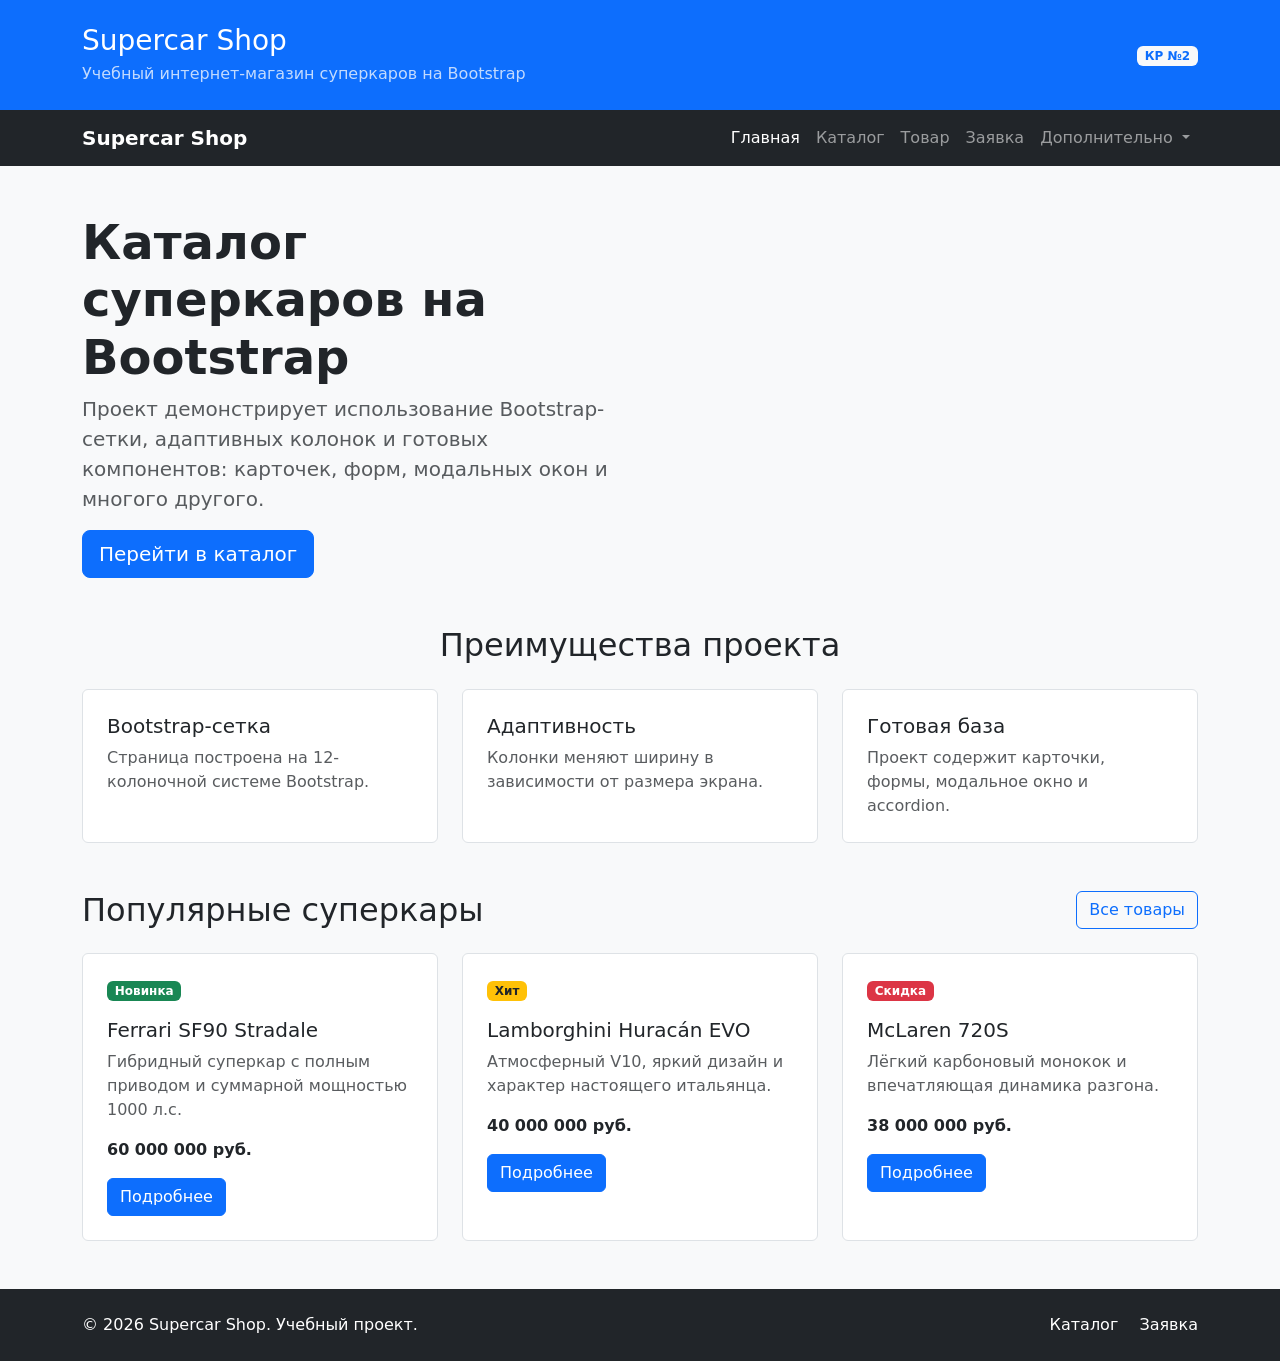
<file: index.html>
<!DOCTYPE html>
<html lang="ru">
<head>
  <meta charset="UTF-8">
  <meta name="viewport" content="width=device-width, initial-scale=1.0">
  <title>Главная — Supercar Shop</title>

  <link
    href="https://cdn.jsdelivr.net/npm/bootstrap@5.3.8/dist/css/bootstrap.min.css"
    rel="stylesheet"
  >
  <link rel="stylesheet" href="css/custom.css">
</head>
<body class="bg-light">
  <header class="bg-primary text-white py-4">
    <div class="container">
      <div class="row align-items-center">
        <div class="col-12 col-md-8">
          <h1 class="h3 mb-1">Supercar Shop</h1>
          <p class="mb-0 opacity-75">Учебный интернет-магазин суперкаров на Bootstrap</p>
        </div>

        <div class="col-12 col-md-4 text-md-end mt-3 mt-md-0">
          <span class="badge bg-light text-primary">КР №2</span>
        </div>
      </div>
    </div>
  </header>

  <nav class="navbar navbar-expand-lg navbar-dark bg-dark">
    <div class="container">
      <a class="navbar-brand fw-bold" href="index.html">Supercar Shop</a>

      <button
        class="navbar-toggler"
        type="button"
        data-bs-toggle="collapse"
        data-bs-target="#mainNavbar"
        aria-controls="mainNavbar"
        aria-expanded="false"
        aria-label="Переключить навигацию"
      >
        <span class="navbar-toggler-icon"></span>
      </button>

      <div class="collapse navbar-collapse" id="mainNavbar">
        <ul class="navbar-nav ms-auto">
          <li class="nav-item"><a class="nav-link active" aria-current="page" href="index.html">Главная</a></li>
          <li class="nav-item"><a class="nav-link" href="catalog.html">Каталог</a></li>
          <li class="nav-item"><a class="nav-link" href="product.html">Товар</a></li>
          <li class="nav-item"><a class="nav-link" href="order.html">Заявка</a></li>
          <li class="nav-item dropdown">
            <a
              class="nav-link dropdown-toggle"
              href="#"
              role="button"
              data-bs-toggle="dropdown"
              aria-expanded="false"
            >
              Дополнительно
            </a>
            <ul class="dropdown-menu dropdown-menu-end">
              <li><a class="dropdown-item" href="catalog.html">Все суперкары</a></li>
              <li><a class="dropdown-item" href="order.html">Оформить заявку</a></li>
              <li><a class="dropdown-item" href="index.html#popular">Популярное</a></li>
            </ul>
          </li>
        </ul>
      </div>
    </div>
  </nav>

  <main>
    <!-- Hero-блок -->
    <section class="container my-5">
      <div class="row align-items-center g-4">
        <div class="col-12 col-lg-6">
          <h2 class="display-5 fw-bold">Каталог суперкаров на Bootstrap</h2>
          <p class="lead text-muted">
            Проект демонстрирует использование Bootstrap-сетки, адаптивных колонок
            и готовых компонентов: карточек, форм, модальных окон и многого другого.
          </p>
          <a class="btn btn-primary btn-lg" href="catalog.html">Перейти в каталог</a>
        </div>
      </div>
    </section>

    <!-- Блок преимуществ -->
    <section class="container my-5">
      <h2 class="text-center mb-4">Преимущества проекта</h2>

      <div class="row g-4">
        <div class="col-12 col-md-4">
          <div class="p-4 border rounded h-100 bg-white">
            <h3 class="h5">Bootstrap-сетка</h3>
            <p class="mb-0 text-muted">Страница построена на 12-колоночной системе Bootstrap.</p>
          </div>
        </div>

        <div class="col-12 col-md-4">
          <div class="p-4 border rounded h-100 bg-white">
            <h3 class="h5">Адаптивность</h3>
            <p class="mb-0 text-muted">Колонки меняют ширину в зависимости от размера экрана.</p>
          </div>
        </div>

        <div class="col-12 col-md-4">
          <div class="p-4 border rounded h-100 bg-white">
            <h3 class="h5">Готовая база</h3>
            <p class="mb-0 text-muted">Проект содержит карточки, формы, модальное окно и accordion.</p>
          </div>
        </div>
      </div>
    </section>

    <!-- Популярные товары -->
    <section class="container my-5" id="popular">
      <div class="d-flex justify-content-between align-items-center mb-4">
        <h2 class="mb-0">Популярные суперкары</h2>
        <a class="btn btn-outline-primary" href="catalog.html">Все товары</a>
      </div>

      <div class="row g-4">
        <div class="col-12 col-md-6 col-lg-4">
          <div class="border rounded h-100 p-4 bg-white">
            <div class="mb-3"><span class="badge bg-success">Новинка</span></div>
            <h3 class="h5">Ferrari SF90 Stradale</h3>
            <p class="text-muted">Гибридный суперкар с полным приводом и суммарной мощностью 1000 л.с.</p>
            <p class="fw-bold mb-3">60 000 000 руб.</p>
            <a class="btn btn-primary" href="product.html?id=1">Подробнее</a>
          </div>
        </div>
        <div class="col-12 col-md-6 col-lg-4">
          <div class="border rounded h-100 p-4 bg-white">
            <div class="mb-3"><span class="badge bg-warning text-dark">Хит</span></div>
            <h3 class="h5">Lamborghini Huracán EVO</h3>
            <p class="text-muted">Атмосферный V10, яркий дизайн и характер настоящего итальянца.</p>
            <p class="fw-bold mb-3">40 000 000 руб.</p>
            <a class="btn btn-primary" href="product.html?id=2">Подробнее</a>
          </div>
        </div>
        <div class="col-12 col-md-6 col-lg-4">
          <div class="border rounded h-100 p-4 bg-white">
            <div class="mb-3"><span class="badge bg-danger">Скидка</span></div>
            <h3 class="h5">McLaren 720S</h3>
            <p class="text-muted">Лёгкий карбоновый монокок и впечатляющая динамика разгона.</p>
            <p class="fw-bold mb-3">38 000 000 руб.</p>
            <a class="btn btn-primary" href="product.html?id=3">Подробнее</a>
          </div>
        </div>
      </div>
    </section>
  </main>

  <footer class="bg-dark text-white py-4 mt-5">
    <div class="container">
      <div class="row align-items-center g-3">
        <div class="col-12 col-md-6">
          <p class="mb-0">&copy; 2026 Supercar Shop. Учебный проект.</p>
        </div>
        <div class="col-12 col-md-6 text-md-end">
          <a class="text-white text-decoration-none me-3" href="catalog.html">Каталог</a>
          <a class="text-white text-decoration-none" href="order.html">Заявка</a>
        </div>
      </div>
    </div>
  </footer>


  <script
    src="https://cdn.jsdelivr.net/npm/bootstrap@5.3.8/dist/js/bootstrap.bundle.min.js">
  </script>
  <script src="js/main.js"></script>
</body>
</html>
</file>
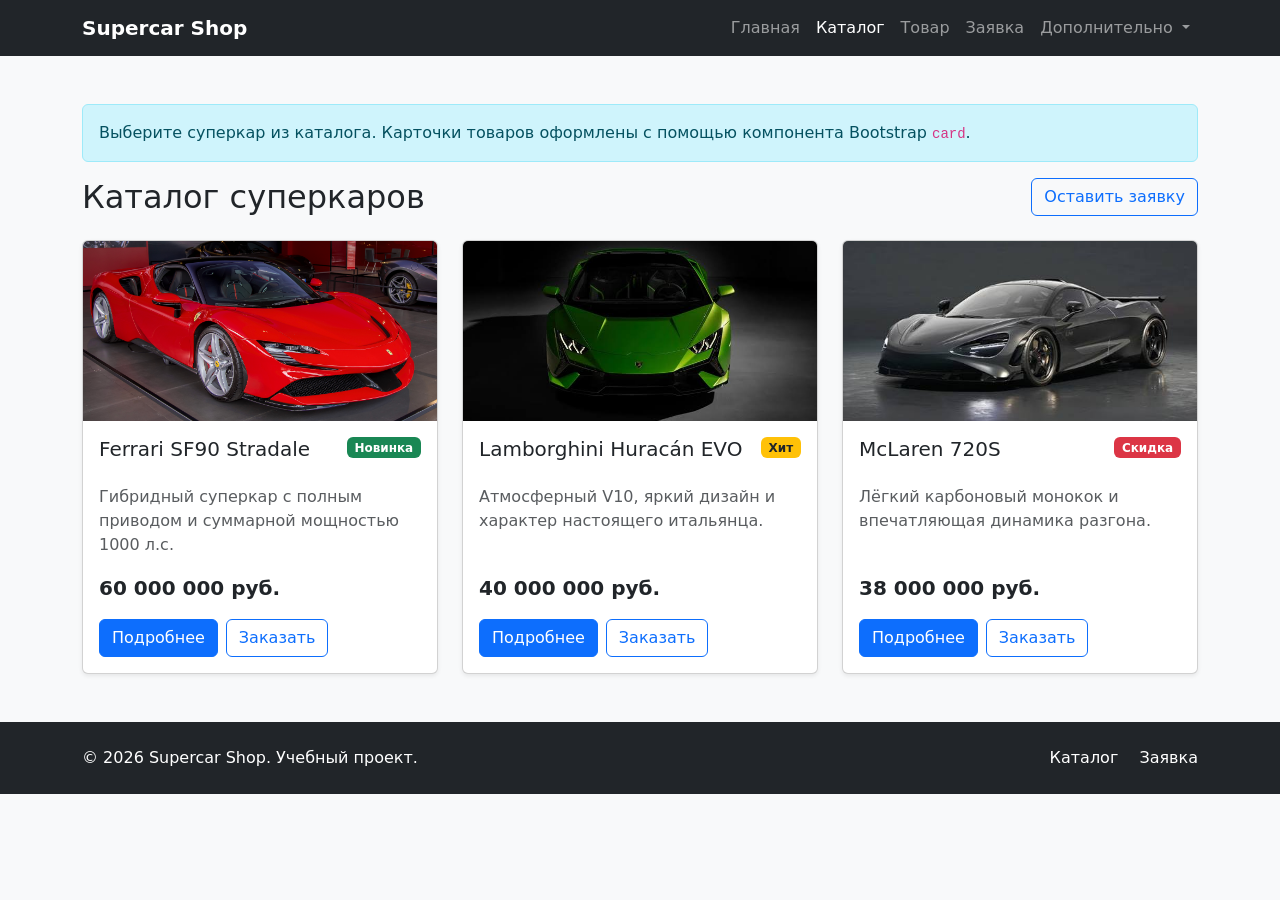
<file: catalog.html>
<!DOCTYPE html>
<html lang="ru">
<head>
  <meta charset="UTF-8">
  <meta name="viewport" content="width=device-width, initial-scale=1.0">
  <title>Каталог — Supercar Shop</title>

  <link
    href="https://cdn.jsdelivr.net/npm/bootstrap@5.3.8/dist/css/bootstrap.min.css"
    rel="stylesheet"
  >
  <link rel="stylesheet" href="css/custom.css">
</head>
<body class="bg-light">
  <nav class="navbar navbar-expand-lg navbar-dark bg-dark">
    <div class="container">
      <a class="navbar-brand fw-bold" href="index.html">Supercar Shop</a>

      <button
        class="navbar-toggler"
        type="button"
        data-bs-toggle="collapse"
        data-bs-target="#mainNavbar"
        aria-controls="mainNavbar"
        aria-expanded="false"
        aria-label="Переключить навигацию"
      >
        <span class="navbar-toggler-icon"></span>
      </button>

      <div class="collapse navbar-collapse" id="mainNavbar">
        <ul class="navbar-nav ms-auto">
          <li class="nav-item"><a class="nav-link" href="index.html">Главная</a></li>
          <li class="nav-item"><a class="nav-link active" aria-current="page" href="catalog.html">Каталог</a></li>
          <li class="nav-item"><a class="nav-link" href="product.html">Товар</a></li>
          <li class="nav-item"><a class="nav-link" href="order.html">Заявка</a></li>
          <li class="nav-item dropdown">
            <a
              class="nav-link dropdown-toggle"
              href="#"
              role="button"
              data-bs-toggle="dropdown"
              aria-expanded="false"
            >
              Дополнительно
            </a>
            <ul class="dropdown-menu dropdown-menu-end">
              <li><a class="dropdown-item" href="catalog.html">Все суперкары</a></li>
              <li><a class="dropdown-item" href="order.html">Оформить заявку</a></li>
              <li><a class="dropdown-item" href="index.html#popular">Популярное</a></li>
            </ul>
          </li>
        </ul>
      </div>
    </div>
  </nav>

  <main class="container my-5">
    <div class="alert alert-info" role="alert">
      Выберите суперкар из каталога. Карточки товаров оформлены с помощью компонента Bootstrap <code>card</code>.
    </div>

    <div class="d-flex justify-content-between align-items-center mb-4">
      <h1 class="h2 mb-0">Каталог суперкаров</h1>
      <a class="btn btn-outline-primary" href="order.html">Оставить заявку</a>
    </div>

    <div class="row g-4">
      <div class="col-12 col-md-6 col-lg-4">
        <div class="card h-100 shadow-sm">
          <img src="images/car-ferrari.png" class="card-img-top" alt="Ferrari SF90 Stradale">
          <div class="card-body d-flex flex-column">
            <div class="d-flex justify-content-between align-items-start mb-3">
              <h2 class="card-title h5">Ferrari SF90 Stradale</h2>
              <span class="badge bg-success">Новинка</span>
            </div>

            <p class="card-text text-muted">Гибридный суперкар с полным приводом и суммарной мощностью 1000 л.с.</p>

            <p class="fw-bold fs-5 mt-auto">60 000 000 руб.</p>

            <div class="d-flex gap-2">
              <a class="btn btn-primary" href="product.html?id=1">Подробнее</a>
        <button
          class="btn btn-outline-primary"
          type="button"
          data-bs-toggle="modal"
          data-bs-target="#orderModal"
        >
          Заказать
        </button>
            </div>
          </div>
        </div>
      </div>
      <div class="col-12 col-md-6 col-lg-4">
        <div class="card h-100 shadow-sm">
          <img src="images/car-lamborghini.png" class="card-img-top" alt="Lamborghini Huracán EVO">
          <div class="card-body d-flex flex-column">
            <div class="d-flex justify-content-between align-items-start mb-3">
              <h2 class="card-title h5">Lamborghini Huracán EVO</h2>
              <span class="badge bg-warning text-dark">Хит</span>
            </div>

            <p class="card-text text-muted">Атмосферный V10, яркий дизайн и характер настоящего итальянца.</p>

            <p class="fw-bold fs-5 mt-auto">40 000 000 руб.</p>

            <div class="d-flex gap-2">
              <a class="btn btn-primary" href="product.html?id=2">Подробнее</a>
        <button
          class="btn btn-outline-primary"
          type="button"
          data-bs-toggle="modal"
          data-bs-target="#orderModal"
        >
          Заказать
        </button>
            </div>
          </div>
        </div>
      </div>
      <div class="col-12 col-md-6 col-lg-4">
        <div class="card h-100 shadow-sm">
          <img src="images/car-mclaren.png" class="card-img-top" alt="McLaren 720S">
          <div class="card-body d-flex flex-column">
            <div class="d-flex justify-content-between align-items-start mb-3">
              <h2 class="card-title h5">McLaren 720S</h2>
              <span class="badge bg-danger">Скидка</span>
            </div>

            <p class="card-text text-muted">Лёгкий карбоновый монокок и впечатляющая динамика разгона.</p>

            <p class="fw-bold fs-5 mt-auto">38 000 000 руб.</p>

            <div class="d-flex gap-2">
              <a class="btn btn-primary" href="product.html?id=3">Подробнее</a>
        <button
          class="btn btn-outline-primary"
          type="button"
          data-bs-toggle="modal"
          data-bs-target="#orderModal"
        >
          Заказать
        </button>
            </div>
          </div>
        </div>
      </div>
    </div>
  </main>

  <footer class="bg-dark text-white py-4 mt-5">
    <div class="container">
      <div class="row align-items-center g-3">
        <div class="col-12 col-md-6">
          <p class="mb-0">&copy; 2026 Supercar Shop. Учебный проект.</p>
        </div>
        <div class="col-12 col-md-6 text-md-end">
          <a class="text-white text-decoration-none me-3" href="catalog.html">Каталог</a>
          <a class="text-white text-decoration-none" href="order.html">Заявка</a>
        </div>
      </div>
    </div>
  </footer>

  <!-- Модальное окно быстрой заявки -->
  <div
    class="modal fade"
    id="orderModal"
    tabindex="-1"
    aria-labelledby="orderModalLabel"
    aria-hidden="true"
  >
    <div class="modal-dialog">
      <div class="modal-content">
        <div class="modal-header">
          <h2 class="modal-title h5" id="orderModalLabel">Быстрая заявка</h2>
          <button
            type="button"
            class="btn-close"
            data-bs-dismiss="modal"
            aria-label="Закрыть"
          ></button>
        </div>

        <div class="modal-body">
          <div class="alert alert-success d-none" role="alert" id="modalSuccess">
            Заявка успешно отправлена. Менеджер свяжется с вами.
          </div>

          <p class="text-muted">Оставьте контактные данные, и менеджер свяжется с вами.</p>

          <form id="modalForm" novalidate>
            <div class="mb-3">
              <label for="modal-name" class="form-label">Имя</label>
              <input id="modal-name" type="text" class="form-control" required>
            </div>

            <div class="mb-3">
              <label for="modal-phone" class="form-label">Телефон</label>
              <input id="modal-phone" type="tel" class="form-control" required>
            </div>

            <div class="form-check mb-3">
              <input id="modal-agree" class="form-check-input" type="checkbox" required>
              <label class="form-check-label" for="modal-agree">
                Согласен на обработку данных
              </label>
            </div>
          </form>
        </div>

        <div class="modal-footer">
          <button type="button" class="btn btn-secondary" data-bs-dismiss="modal">Закрыть</button>
          <button type="submit" form="modalForm" class="btn btn-primary">Отправить</button>
        </div>
      </div>
    </div>
  </div>


  <script
    src="https://cdn.jsdelivr.net/npm/bootstrap@5.3.8/dist/js/bootstrap.bundle.min.js">
  </script>
  <script src="js/main.js"></script>
</body>
</html>
</file>
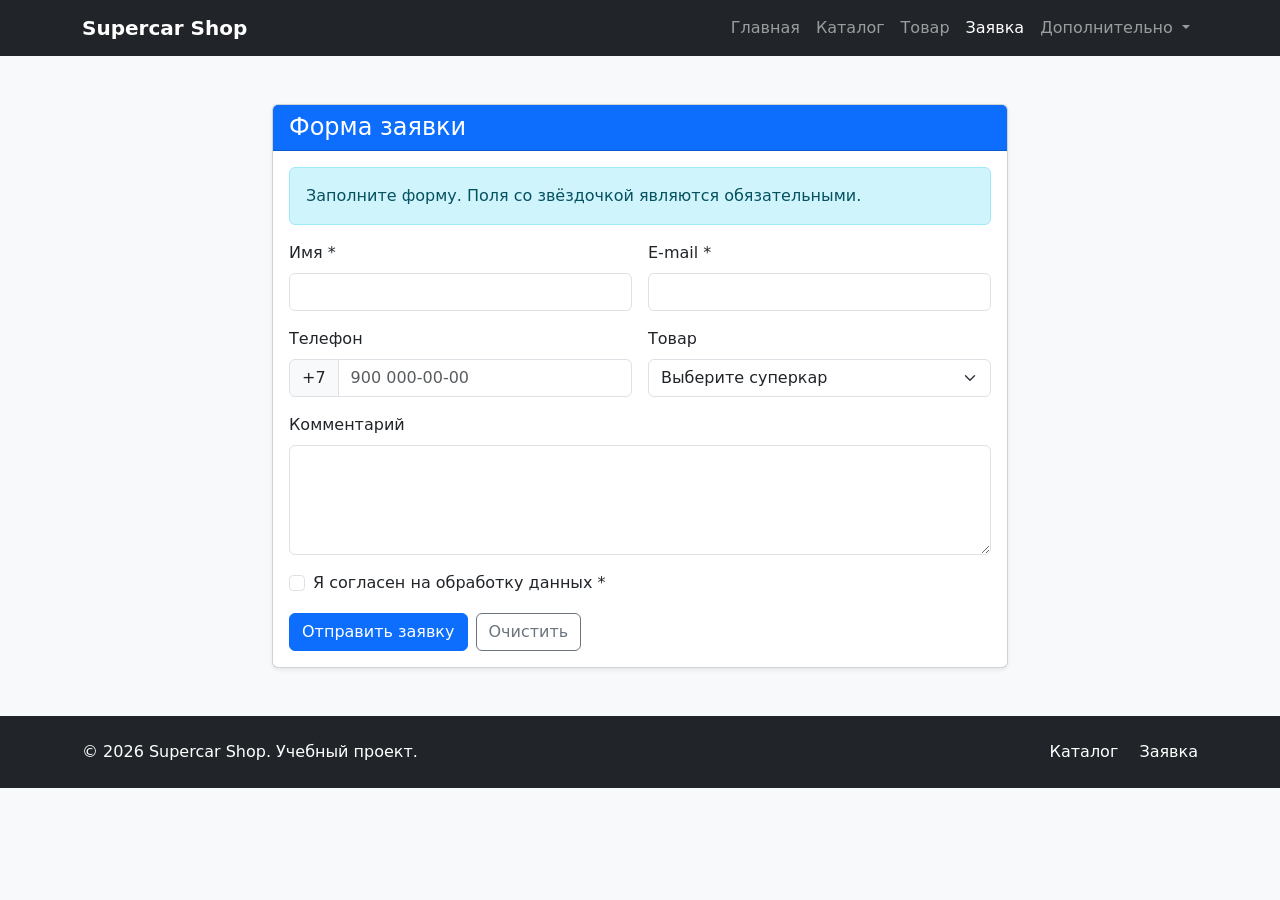
<file: order.html>
<!DOCTYPE html>
<html lang="ru">
<head>
  <meta charset="UTF-8">
  <meta name="viewport" content="width=device-width, initial-scale=1.0">
  <title>Заявка — Supercar Shop</title>

  <link
    href="https://cdn.jsdelivr.net/npm/bootstrap@5.3.8/dist/css/bootstrap.min.css"
    rel="stylesheet"
  >
  <link rel="stylesheet" href="css/custom.css">
</head>
<body class="bg-light">
  <nav class="navbar navbar-expand-lg navbar-dark bg-dark">
    <div class="container">
      <a class="navbar-brand fw-bold" href="index.html">Supercar Shop</a>

      <button
        class="navbar-toggler"
        type="button"
        data-bs-toggle="collapse"
        data-bs-target="#mainNavbar"
        aria-controls="mainNavbar"
        aria-expanded="false"
        aria-label="Переключить навигацию"
      >
        <span class="navbar-toggler-icon"></span>
      </button>

      <div class="collapse navbar-collapse" id="mainNavbar">
        <ul class="navbar-nav ms-auto">
          <li class="nav-item"><a class="nav-link" href="index.html">Главная</a></li>
          <li class="nav-item"><a class="nav-link" href="catalog.html">Каталог</a></li>
          <li class="nav-item"><a class="nav-link" href="product.html">Товар</a></li>
          <li class="nav-item"><a class="nav-link active" aria-current="page" href="order.html">Заявка</a></li>
          <li class="nav-item dropdown">
            <a
              class="nav-link dropdown-toggle"
              href="#"
              role="button"
              data-bs-toggle="dropdown"
              aria-expanded="false"
            >
              Дополнительно
            </a>
            <ul class="dropdown-menu dropdown-menu-end">
              <li><a class="dropdown-item" href="catalog.html">Все суперкары</a></li>
              <li><a class="dropdown-item" href="order.html">Оформить заявку</a></li>
              <li><a class="dropdown-item" href="index.html#popular">Популярное</a></li>
            </ul>
          </li>
        </ul>
      </div>
    </div>
  </nav>

  <main class="container my-5">
    <div class="row justify-content-center">
      <div class="col-12 col-lg-8">
        <div class="card shadow-sm">
          <div class="card-header bg-primary text-white">
            <h1 class="h4 mb-0">Форма заявки</h1>
          </div>

          <div class="card-body">
            <div class="alert alert-info" role="alert">
              Заполните форму. Поля со звёздочкой являются обязательными.
            </div>

            <div class="alert alert-success d-none" role="alert" id="orderSuccess">
              Заявка успешно подготовлена. Менеджер свяжется с вами в ближайшее время.
            </div>

            <form id="orderForm" novalidate>
              <div class="row g-3">
                <div class="col-12 col-md-6">
                  <label for="order-name" class="form-label">Имя *</label>
                  <input id="order-name" name="name" type="text" class="form-control" required>
                </div>

                <div class="col-12 col-md-6">
                  <label for="order-email" class="form-label">E-mail *</label>
                  <input id="order-email" name="email" type="email" class="form-control" required>
                </div>

                <div class="col-12 col-md-6">
                  <label for="order-phone" class="form-label">Телефон</label>
                  <div class="input-group">
                    <span class="input-group-text">+7</span>
                    <input id="order-phone" name="phone" type="tel" class="form-control" placeholder="900 000-00-00">
                  </div>
                </div>

                <div class="col-12 col-md-6">
                  <label for="order-product" class="form-label">Товар</label>
                  <select id="order-product" name="product" class="form-select">
                    <option selected value="">Выберите суперкар</option>
                    <option value="1">Ferrari SF90 Stradale</option>
                    <option value="2">Lamborghini Huracán EVO</option>
                    <option value="3">McLaren 720S</option>
                  </select>
                </div>

                <div class="col-12">
                  <label for="order-comment" class="form-label">Комментарий</label>
                  <textarea id="order-comment" name="comment" class="form-control" rows="4"></textarea>
                </div>

                <div class="col-12">
                  <div class="form-check">
                    <input id="order-agree" class="form-check-input" type="checkbox" required>
                    <label class="form-check-label" for="order-agree">
                      Я согласен на обработку данных *
                    </label>
                  </div>
                </div>

                <div class="col-12 d-flex gap-2">
                  <button class="btn btn-primary" type="submit">Отправить заявку</button>
                  <button class="btn btn-outline-secondary" type="reset">Очистить</button>
                </div>
              </div>
            </form>
          </div>
        </div>
      </div>
    </div>
  </main>

  <footer class="bg-dark text-white py-4 mt-5">
    <div class="container">
      <div class="row align-items-center g-3">
        <div class="col-12 col-md-6">
          <p class="mb-0">&copy; 2026 Supercar Shop. Учебный проект.</p>
        </div>
        <div class="col-12 col-md-6 text-md-end">
          <a class="text-white text-decoration-none me-3" href="catalog.html">Каталог</a>
          <a class="text-white text-decoration-none" href="order.html">Заявка</a>
        </div>
      </div>
    </div>
  </footer>


  <script
    src="https://cdn.jsdelivr.net/npm/bootstrap@5.3.8/dist/js/bootstrap.bundle.min.js">
  </script>
  <script src="js/main.js"></script>
</body>
</html>
</file>
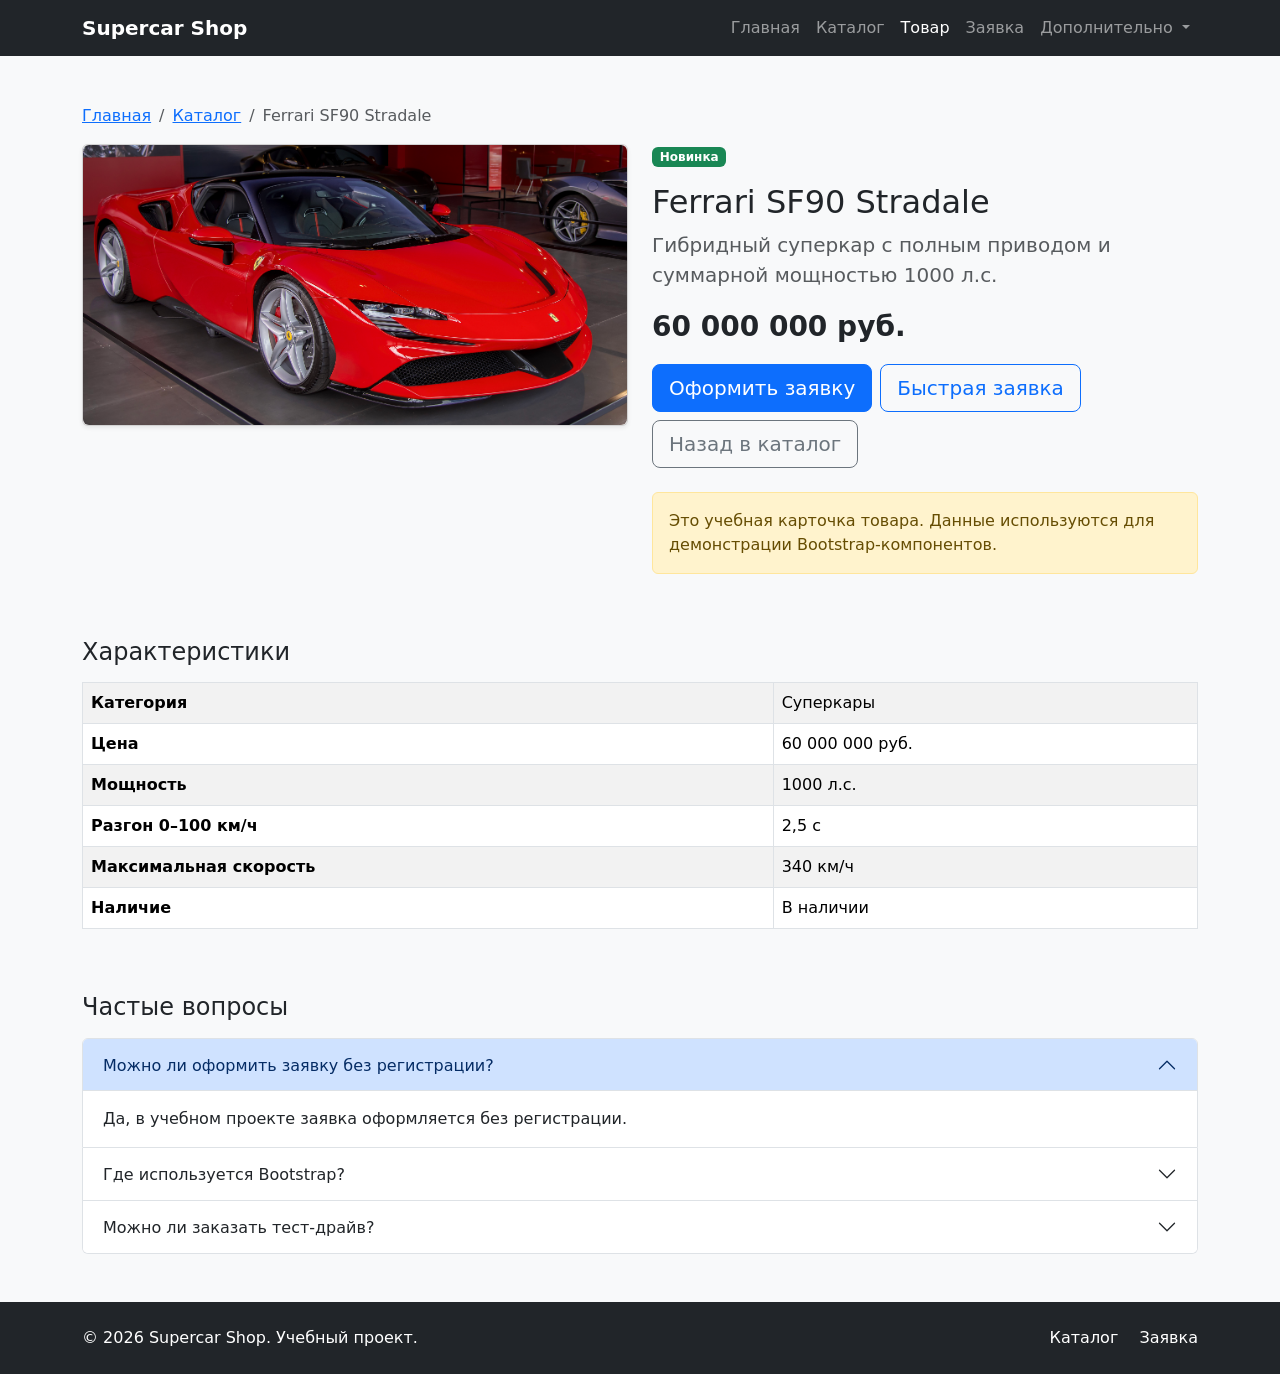
<file: product.html>
<!DOCTYPE html>
<html lang="ru">
<head>
  <meta charset="UTF-8">
  <meta name="viewport" content="width=device-width, initial-scale=1.0">
  <title>Товар — Supercar Shop</title>

  <link
    href="https://cdn.jsdelivr.net/npm/bootstrap@5.3.8/dist/css/bootstrap.min.css"
    rel="stylesheet"
  >
  <link rel="stylesheet" href="css/custom.css">
</head>
<body class="bg-light">
  <nav class="navbar navbar-expand-lg navbar-dark bg-dark">
    <div class="container">
      <a class="navbar-brand fw-bold" href="index.html">Supercar Shop</a>

      <button
        class="navbar-toggler"
        type="button"
        data-bs-toggle="collapse"
        data-bs-target="#mainNavbar"
        aria-controls="mainNavbar"
        aria-expanded="false"
        aria-label="Переключить навигацию"
      >
        <span class="navbar-toggler-icon"></span>
      </button>

      <div class="collapse navbar-collapse" id="mainNavbar">
        <ul class="navbar-nav ms-auto">
          <li class="nav-item"><a class="nav-link" href="index.html">Главная</a></li>
          <li class="nav-item"><a class="nav-link" href="catalog.html">Каталог</a></li>
          <li class="nav-item"><a class="nav-link active" aria-current="page" href="product.html">Товар</a></li>
          <li class="nav-item"><a class="nav-link" href="order.html">Заявка</a></li>
          <li class="nav-item dropdown">
            <a
              class="nav-link dropdown-toggle"
              href="#"
              role="button"
              data-bs-toggle="dropdown"
              aria-expanded="false"
            >
              Дополнительно
            </a>
            <ul class="dropdown-menu dropdown-menu-end">
              <li><a class="dropdown-item" href="catalog.html">Все суперкары</a></li>
              <li><a class="dropdown-item" href="order.html">Оформить заявку</a></li>
              <li><a class="dropdown-item" href="index.html#popular">Популярное</a></li>
            </ul>
          </li>
        </ul>
      </div>
    </div>
  </nav>

  <main class="container my-5">
    <nav aria-label="breadcrumb">
      <ol class="breadcrumb">
        <li class="breadcrumb-item"><a href="index.html">Главная</a></li>
        <li class="breadcrumb-item"><a href="catalog.html">Каталог</a></li>
        <li class="breadcrumb-item active" aria-current="page" id="crumbName">Ferrari SF90 Stradale</li>
      </ol>
    </nav>

    <div class="row g-4">
      <div class="col-12 col-lg-6">
        <div class="card shadow-sm">
          <img id="productImage" src="images/car-ferrari.png" class="product-image rounded" alt="Ferrari SF90 Stradale">
        </div>
      </div>

      <div class="col-12 col-lg-6">
        <span class="badge bg-success mb-3" id="productBadge">Новинка</span>
        <h1 class="h2" id="productName">Ferrari SF90 Stradale</h1>
        <p class="lead text-muted" id="productDesc">
          Гибридный суперкар с полным приводом и суммарной мощностью 1000 л.с.
        </p>

        <p class="fs-3 fw-bold" id="productPrice">60 000 000 руб.</p>

        <div class="d-flex flex-wrap gap-2 mb-4">
          <a class="btn btn-primary btn-lg" href="order.html" id="productOrderLink">Оформить заявку</a>
          <button
            class="btn btn-outline-primary btn-lg"
            type="button"
            data-bs-toggle="modal"
            data-bs-target="#orderModal"
          >
            Быстрая заявка
          </button>
          <a class="btn btn-outline-secondary btn-lg" href="catalog.html">Назад в каталог</a>
        </div>

        <div class="alert alert-warning" role="alert">
          Это учебная карточка товара. Данные используются для демонстрации Bootstrap-компонентов.
        </div>
      </div>
    </div>

    <section class="mt-5">
      <h2 class="h4 mb-3">Характеристики</h2>

      <div class="table-responsive">
        <table class="table table-striped table-bordered align-middle">
          <tbody>
            <tr><th scope="row">Категория</th><td>Суперкары</td></tr>
            <tr><th scope="row">Цена</th><td id="specPrice">60 000 000 руб.</td></tr>
            <tr><th scope="row">Мощность</th><td id="specPower">1000 л.с.</td></tr>
            <tr><th scope="row">Разгон 0–100 км/ч</th><td id="specAccel">2,5 с</td></tr>
            <tr><th scope="row">Максимальная скорость</th><td id="specSpeed">340 км/ч</td></tr>
            <tr><th scope="row">Наличие</th><td>В наличии</td></tr>
          </tbody>
        </table>
      </div>
    </section>
  </main>

  <!-- Accordion: частые вопросы -->
  <section class="container my-5">
    <h2 class="h4 mb-3">Частые вопросы</h2>

    <div class="accordion" id="faqAccordion">
      <div class="accordion-item">
        <h3 class="accordion-header">
          <button
            class="accordion-button"
            type="button"
            data-bs-toggle="collapse"
            data-bs-target="#faqOne"
            aria-expanded="true"
            aria-controls="faqOne"
          >
            Можно ли оформить заявку без регистрации?
          </button>
        </h3>
        <div id="faqOne" class="accordion-collapse collapse show" data-bs-parent="#faqAccordion">
          <div class="accordion-body">
            Да, в учебном проекте заявка оформляется без регистрации.
          </div>
        </div>
      </div>

      <div class="accordion-item">
        <h3 class="accordion-header">
          <button
            class="accordion-button collapsed"
            type="button"
            data-bs-toggle="collapse"
            data-bs-target="#faqTwo"
            aria-expanded="false"
            aria-controls="faqTwo"
          >
            Где используется Bootstrap?
          </button>
        </h3>
        <div id="faqTwo" class="accordion-collapse collapse" data-bs-parent="#faqAccordion">
          <div class="accordion-body">
            Bootstrap используется для сетки, карточек, форм, навигации, сообщений и модальных окон.
          </div>
        </div>
      </div>

      <div class="accordion-item">
        <h3 class="accordion-header">
          <button
            class="accordion-button collapsed"
            type="button"
            data-bs-toggle="collapse"
            data-bs-target="#faqThree"
            aria-expanded="false"
            aria-controls="faqThree"
          >
            Можно ли заказать тест-драйв?
          </button>
        </h3>
        <div id="faqThree" class="accordion-collapse collapse" data-bs-parent="#faqAccordion">
          <div class="accordion-body">
            Да, укажите это в комментарии к заявке, и менеджер подберёт удобное время.
          </div>
        </div>
      </div>
    </div>
  </section>

  <footer class="bg-dark text-white py-4 mt-5">
    <div class="container">
      <div class="row align-items-center g-3">
        <div class="col-12 col-md-6">
          <p class="mb-0">&copy; 2026 Supercar Shop. Учебный проект.</p>
        </div>
        <div class="col-12 col-md-6 text-md-end">
          <a class="text-white text-decoration-none me-3" href="catalog.html">Каталог</a>
          <a class="text-white text-decoration-none" href="order.html">Заявка</a>
        </div>
      </div>
    </div>
  </footer>

  <!-- Модальное окно быстрой заявки -->
  <div
    class="modal fade"
    id="orderModal"
    tabindex="-1"
    aria-labelledby="orderModalLabel"
    aria-hidden="true"
  >
    <div class="modal-dialog">
      <div class="modal-content">
        <div class="modal-header">
          <h2 class="modal-title h5" id="orderModalLabel">Быстрая заявка</h2>
          <button
            type="button"
            class="btn-close"
            data-bs-dismiss="modal"
            aria-label="Закрыть"
          ></button>
        </div>

        <div class="modal-body">
          <div class="alert alert-success d-none" role="alert" id="modalSuccess">
            Заявка успешно отправлена. Менеджер свяжется с вами.
          </div>

          <p class="text-muted">Оставьте контактные данные, и менеджер свяжется с вами.</p>

          <form id="modalForm" novalidate>
            <div class="mb-3">
              <label for="modal-name" class="form-label">Имя</label>
              <input id="modal-name" type="text" class="form-control" required>
            </div>

            <div class="mb-3">
              <label for="modal-phone" class="form-label">Телефон</label>
              <input id="modal-phone" type="tel" class="form-control" required>
            </div>

            <div class="form-check mb-3">
              <input id="modal-agree" class="form-check-input" type="checkbox" required>
              <label class="form-check-label" for="modal-agree">
                Согласен на обработку данных
              </label>
            </div>
          </form>
        </div>

        <div class="modal-footer">
          <button type="button" class="btn btn-secondary" data-bs-dismiss="modal">Закрыть</button>
          <button type="submit" form="modalForm" class="btn btn-primary">Отправить</button>
        </div>
      </div>
    </div>
  </div>


  <script
    src="https://cdn.jsdelivr.net/npm/bootstrap@5.3.8/dist/js/bootstrap.bundle.min.js">
  </script>
  <script src="js/main.js"></script>
</body>
</html>
</file>
<file: css/custom.css>
/* Минимальные доработки поверх Bootstrap */

body {
  min-height: 100vh;
}

/* ПЗ №9: временный блок изображения */
.placeholder-box {
  min-height: 240px;
}

/* ПЗ №10: временный блок изображения товара */
.placeholder-image {
  min-height: 320px;
}

/* Изображения в карточках каталога */
.card-img-top {
  height: 180px;
  object-fit: cover;
  background-color: #e9ecef;
}

/* Изображение в hero-блоке */
.hero-image {
  width: 100%;
  max-height: 340px;
  object-fit: cover;
  background-color: #e9ecef;
  min-height: 200px;
}

/* Изображение на странице товара */
.product-image {
  width: 100%;
  max-height: 420px;
  min-height: 240px;
  object-fit: cover;
  background-color: #e9ecef;
}
</file>
